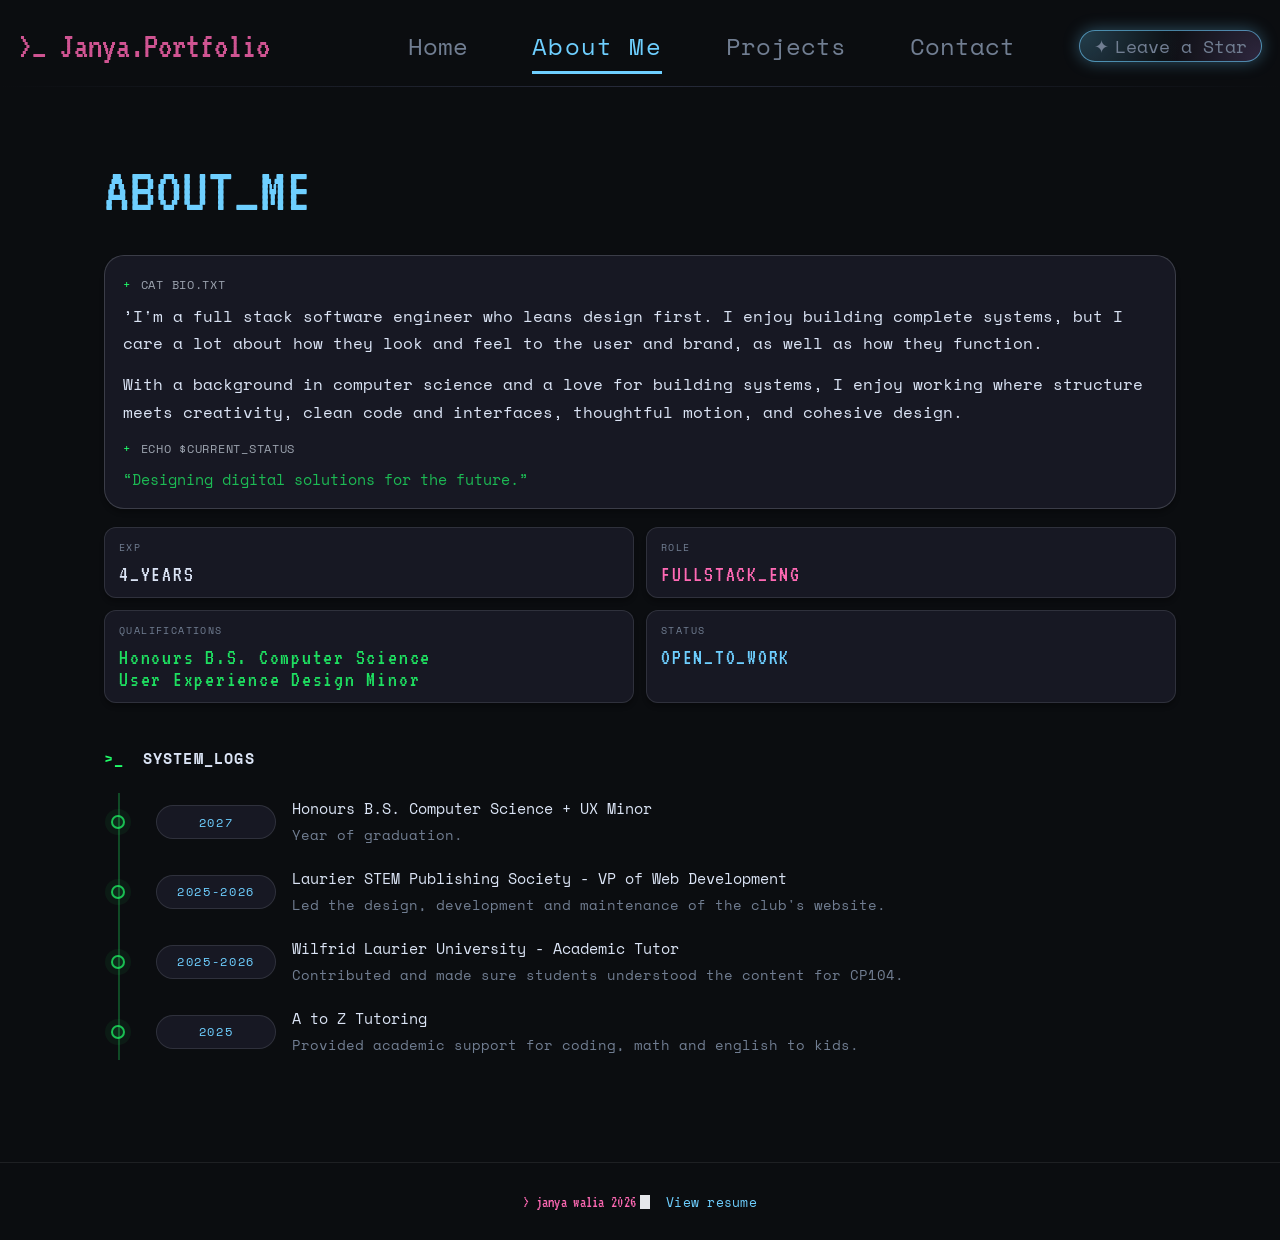
<file: about.html>
<!DOCTYPE html>
<html lang="en">
  <head>
    <meta charset="UTF-8" />
    <title>Janya.Portfolio – About Me</title>
    <meta name="viewport" content="width=device-width, initial-scale=1" />
    <link rel="stylesheet" href="./styles.css" />
    <link rel="preconnect" href="https://fonts.googleapis.com" />
    <link rel="preconnect" href="https://fonts.gstatic.com" crossorigin />
    <link
      href="https://fonts.googleapis.com/css2?family=VT323&family=Space+Mono:wght@400;500;700&display=swap"
      rel="stylesheet"
    />
  </head>
  <body>
    <div class="page">
      <header class="topbar">
        <div class="topbar-inner">
          <div class="topbar-logo">&gt;_ Janya.Portfolio</div>
          <nav class="topbar-nav">
            <a href="./home.html" class="topbar-link">Home</a>
            <a href="./about.html" class="topbar-link topbar-link--active"
              >About Me</a
            >
            <a href="./projects.html" class="topbar-link">Projects</a>
            <a href="./contact.html" class="topbar-link">Contact</a>
            <a href="./star.html" class="topbar-link topbar-link--star">
              <span class="topbar-star-icon">✦</span>
              <span>Leave a Star</span>
            </a>
          </nav>
        </div>
        <div class="topbar-underline"></div>
      </header>

      <main class="about-page">
        <section class="about-hero" aria-label="About header">
          <p class="projects-kicker about-kicker">ABOUT_ME</p>
        </section>

        <section class="about-top" aria-label="About overview">
          <div class="about-top-grid">
            <div class="about-terminal-card" aria-label="Bio terminal">
              <div class="about-terminal-line about-terminal-line--cmd">
                <span class="about-terminal-prompt">+</span>
                <span class="about-terminal-cmd">cat bio.txt</span>
              </div>
              <p class="about-terminal-paragraph">
                ’I'm a full stack software engineer who leans design first. I enjoy building
                complete systems, but I care a lot about how they look 
                and feel to the user and brand, as well as how they function.
              </p>
              <p class="about-terminal-paragraph">
                With a background in computer science and a love for building
                systems, I enjoy working where structure meets creativity, clean code and 
                interfaces, thoughtful motion, and cohesive design.
              </p>
              <div class="about-terminal-line about-terminal-line--cmd">
                <span class="about-terminal-prompt">+</span>
                <span class="about-terminal-cmd">echo $CURRENT_STATUS</span>
              </div>
              <p class="about-terminal-status">
                “Designing digital solutions for the future.”
              </p>
            </div>
          </div>

          <div class="about-stats" aria-label="Quick stats">
            <div class="about-stat">
              <p class="about-stat-label">EXP</p>
              <p class="about-stat-value">4_YEARS</p>
            </div>
            <div class="about-stat">
              <p class="about-stat-label">ROLE</p>
              <p class="about-stat-value about-stat-value--pink">FULLSTACK_ENG</p>
            </div>
            <div class="about-stat">
              <p class="about-stat-label">Qualifications</p>
              <p class="about-stat-value about-stat-value--green">Honours B.S. Computer Science</p>
              <p class="about-stat-value about-stat-value--green">User Experience Design Minor</p>
            </div>
            <div class="about-stat">
              <p class="about-stat-label">STATUS</p>
              <p class="about-stat-value about-stat-value--blue">OPEN_TO_WORK</p>
            </div>
          </div>
        </section>

        <section class="about-logs" aria-label="System logs">
          <h1 class="about-logs-title">
            <span class="about-logs-prompt">&gt;_</span> SYSTEM_LOGS
          </h1>

          <ol class="about-timeline" aria-label="Timeline">
            <li class="about-timeline-item">
              <div class="about-timeline-marker" aria-hidden="true"></div>
              <div class="about-timeline-year">2027</div>
              <div class="about-timeline-content">
                <p class="about-timeline-heading">Honours B.S. Computer Science + UX Minor</p>
                <p class="about-timeline-body">
                  Year of graduation.
                </p>
              </div>
            </li>

            <li class="about-timeline-item">
              <div class="about-timeline-marker" aria-hidden="true"></div>
              <div class="about-timeline-year">2025-2026</div>
              <div class="about-timeline-content">
                <p class="about-timeline-heading"> Laurier STEM Publishing Society - VP of Web Development</p>
                <p class="about-timeline-body">
                  Led the design, development and maintenance of the club's website.
                </p>
              </div>
            </li>

            <li class="about-timeline-item">
              <div class="about-timeline-marker" aria-hidden="true"></div>
              <div class="about-timeline-year">2025-2026</div>
              <div class="about-timeline-content">
                <p class="about-timeline-heading">Wilfrid Laurier University - Academic Tutor</p>
                <p class="about-timeline-body">
                  Contributed and made sure students understood the content for CP104.
                </p>
              </div>
            </li>

            <li class="about-timeline-item">
              <div class="about-timeline-marker" aria-hidden="true"></div>
              <div class="about-timeline-year">2025</div>
              <div class="about-timeline-content">
                <p class="about-timeline-heading">A to Z Tutoring</p>
                <p class="about-timeline-body">
                  Provided academic support for coding, math and english to kids.
                </p>
              </div>
            </li>
          </ol>
        </section>
      </main>

      <footer class="site-footer" aria-label="Footer">
        <div class="site-footer-inner">
          <p class="site-footer-text">
            <span class="site-footer-prompt">&gt; janya walia 2026</span
            ><span class="site-footer-cursor" aria-hidden="true"></span>
          </p>
          <p class="site-footer-text site-footer-resume">
            <a href="./Assets/Janya_Walia_Resume.pdf" target="_blank" rel="noopener noreferrer"
              >View resume</a
            >
          </p>
        </div>
      </footer>
    </div>

    <script>
      document.getElementById("year").textContent = new Date().getFullYear();
    </script>
  </body>
</html>
</file>
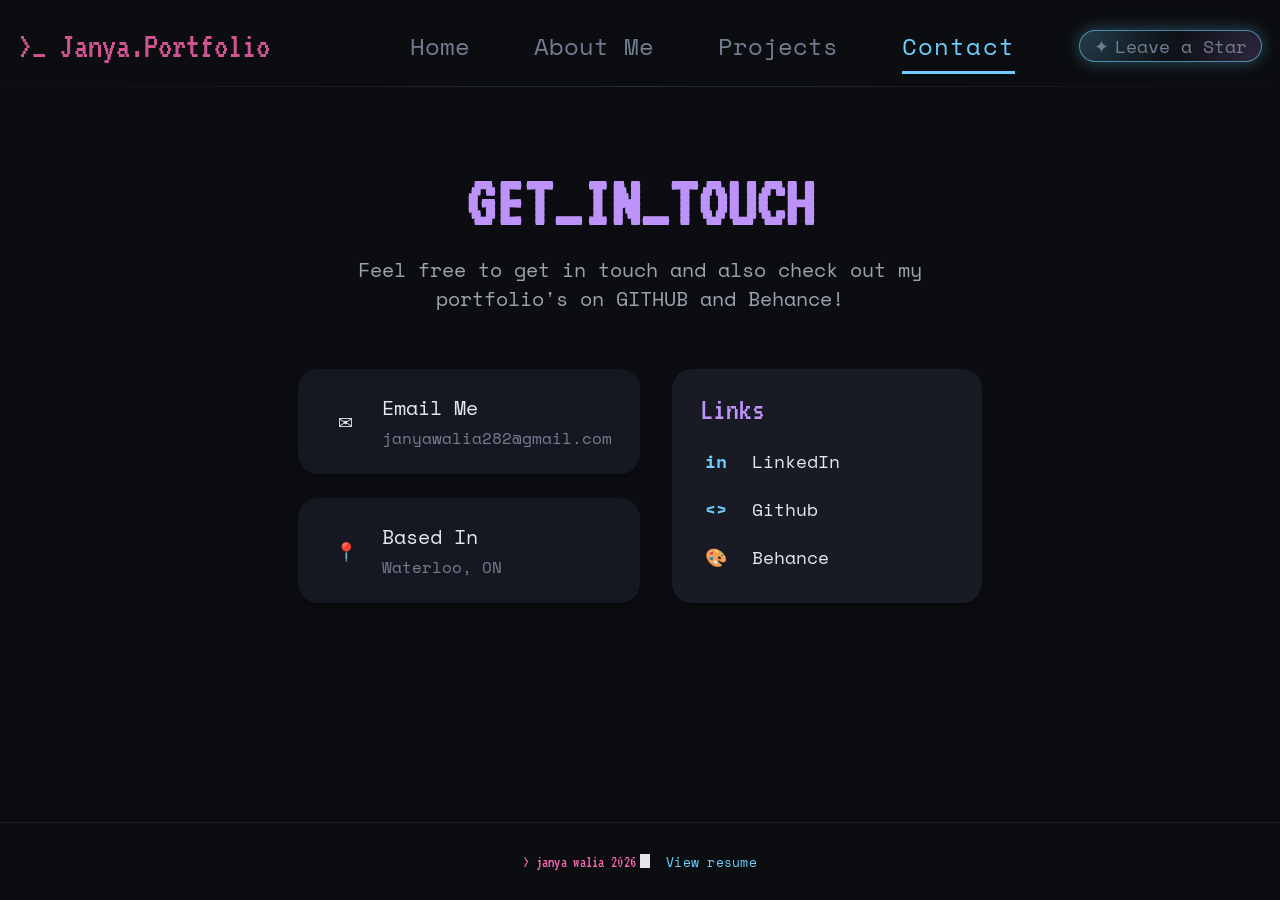
<file: contact.html>
<!DOCTYPE html>
<html lang="en">
  <head>
    <meta charset="UTF-8" />
    <title>Janya.Portfolio – Contact</title>
    <meta name="viewport" content="width=device-width, initial-scale=1" />
    <link rel="stylesheet" href="./styles.css" />
    <link rel="preconnect" href="https://fonts.googleapis.com" />
    <link rel="preconnect" href="https://fonts.gstatic.com" crossorigin />
    <link
      href="https://fonts.googleapis.com/css2?family=VT323&family=Space+Mono:wght@400;500;700&display=swap"
      rel="stylesheet"
    />
  </head>
  <body>
    <div class="page">
      <header class="topbar">
        <div class="topbar-inner">
          <div class="topbar-logo">&gt;_ Janya.Portfolio</div>
          <nav class="topbar-nav">
            <a href="./home.html" class="topbar-link">Home</a>
            <a href="./about.html" class="topbar-link">About Me</a>
            <a href="./projects.html" class="topbar-link">Projects</a>
            <a href="./contact.html" class="topbar-link topbar-link--active">Contact</a>
            <a href="./star.html" class="topbar-link topbar-link--star">
              <span class="topbar-star-icon">✦</span>
              <span>Leave a Star</span>
            </a>
          </nav>
        </div>
        <div class="topbar-underline"></div>
      </header>

      <main class="contact-page">
        <section class="contact-hero" aria-labelledby="contact-heading">
          <h1 id="contact-heading" class="contact-title">GET_IN_TOUCH</h1>
          <p class="contact-subtitle">
            Feel free to get in touch and also check out my portfolio&apos;s on
            GITHUB and Behance!
          </p>
        </section>

        <section class="contact-grid">
          <div class="contact-column">
            <article class="contact-card">
              <div class="contact-card-icon contact-card-icon--mail">
                <span class="icon-mail" aria-hidden="true"></span>
              </div>
              <div>
                <p class="contact-card-label">Email Me</p>
                <a
                  href="mailto:janyawalia282@gmail.com"
                  class="contact-card-value"
                >
                  janyawalia282@gmail.com
                </a>
              </div>
            </article>

            <article class="contact-card">
              <div class="contact-card-icon contact-card-icon--pin">
                <span class="icon-pin" aria-hidden="true"></span>
              </div>
              <div>
                <p class="contact-card-label">Based In</p>
                <p class="contact-card-value">Waterloo, ON</p>
              </div>
            </article>
          </div>

          <article class="contact-links-card">
            <p class="contact-links-title">Links</p>
            <ul class="contact-links-list">
              <li>
                <a
                  href="https://www.linkedin.com/in/janya-walia/"
                  target="_blank"
                  rel="noreferrer"
                  class="contact-link-row"
                >
                  <span class="contact-link-icon" aria-hidden="true">in</span>
                  <span>LinkedIn</span>
                </a>
              </li>
              <li>
                <a
                  href="https://github.com/Janya282"
                  target="_blank"
                  rel="noreferrer"
                  class="contact-link-row"
                >
                  <span class="contact-link-icon" aria-hidden="true"><></span>
                  <span>Github</span>
                </a>
              </li>
              <li>
                <a
                  href="https://www.behance.net/janyawalia565"
                  target="_blank"
                  rel="noreferrer"
                  class="contact-link-row"
                >
                  <span class="contact-link-icon" aria-hidden="true">🎨</span>
                  <span>Behance</span>
                </a>
              </li>
            </ul>
          </article>
        </section>
      </main>

      <footer class="site-footer" aria-label="Footer">
        <div class="site-footer-inner">
          <p class="site-footer-text">
            <span class="site-footer-prompt">&gt; janya walia 2026</span
            ><span class="site-footer-cursor" aria-hidden="true"></span>
          </p>
          <p class="site-footer-text site-footer-resume">
            <a href="./Assets/Janya_Walia_Resume.pdf" target="_blank" rel="noopener noreferrer"
              >View resume</a
            >
          </p>
        </div>
      </footer>
    </div>

    <script>
      document.getElementById("year").textContent = new Date().getFullYear();
    </script>
  </body>
</html>
</file>
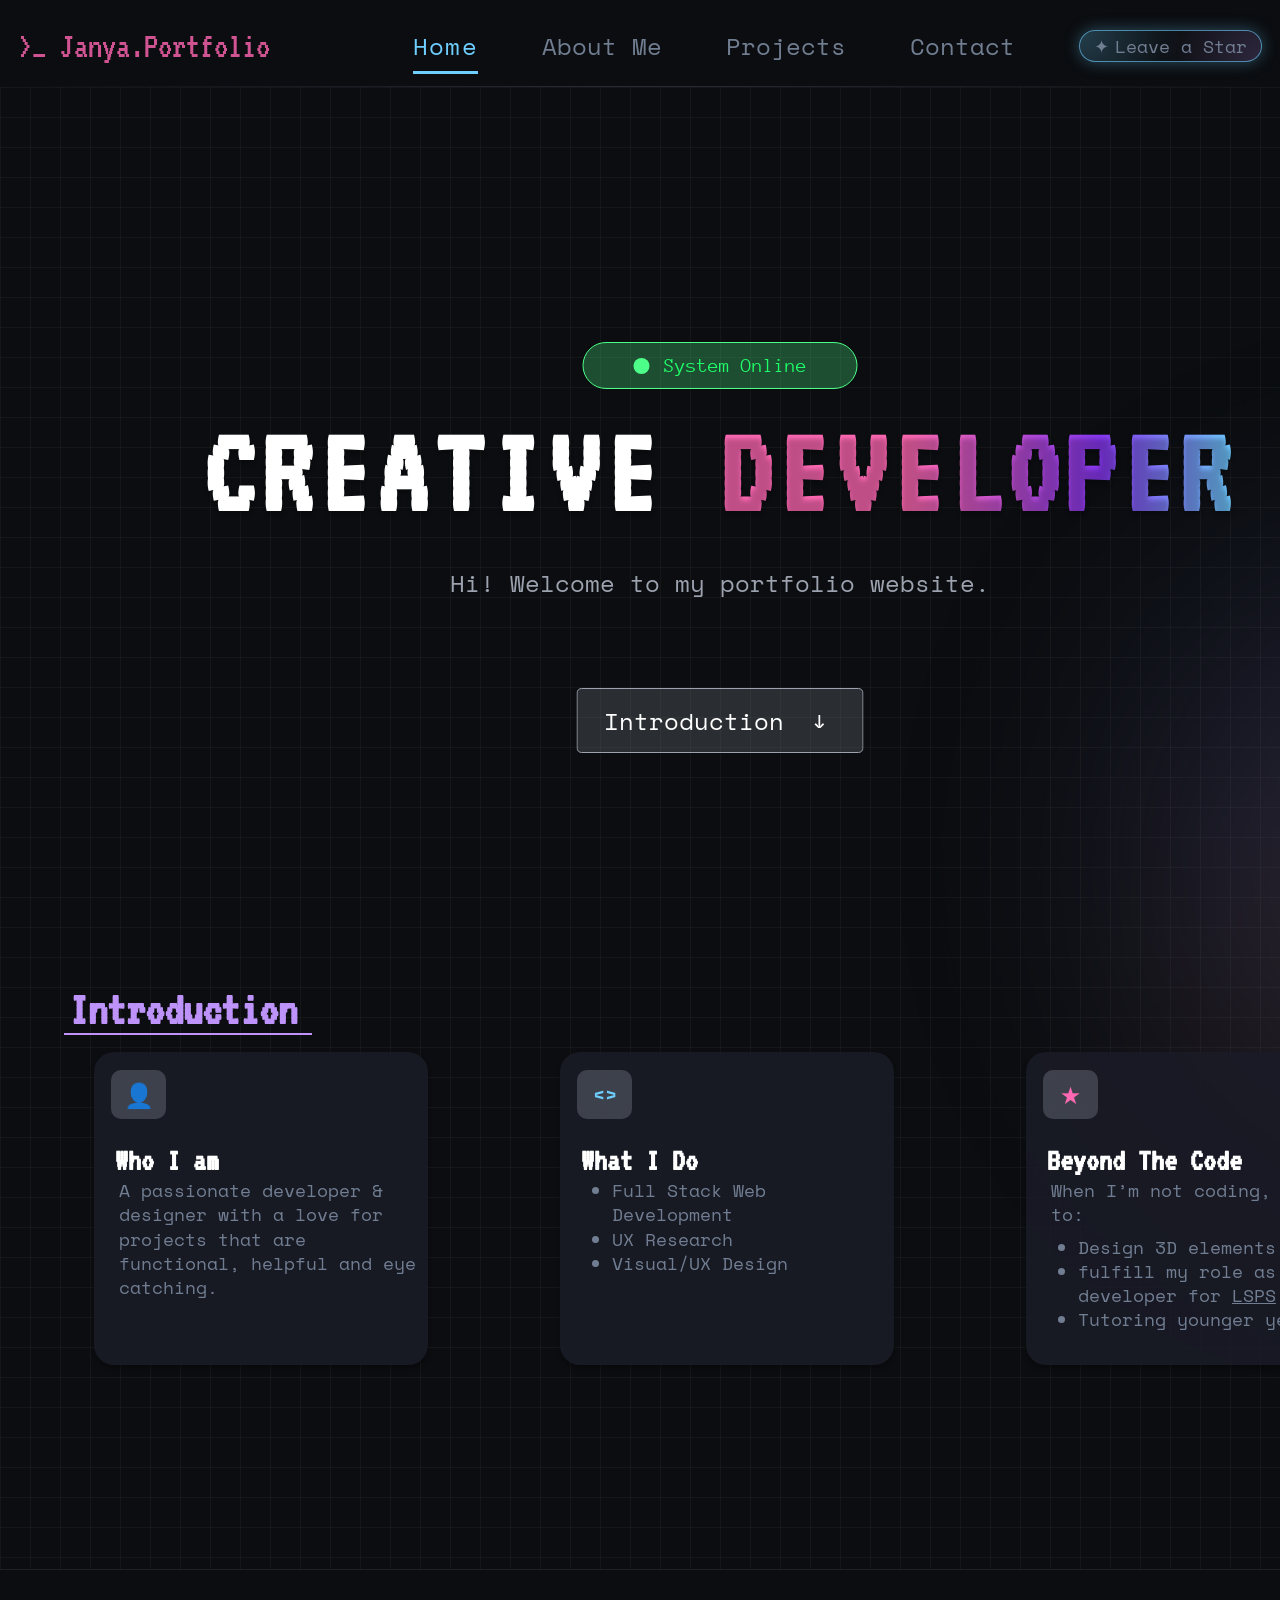
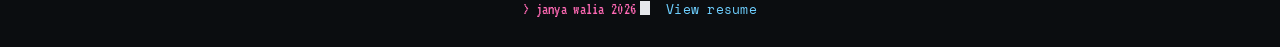
<file: home.html>
<!DOCTYPE html>
<html lang="en">
  <head>
    <meta charset="UTF-8" />
    <title>Janya.Portfolio – Home</title>
    <meta name="viewport" content="width=device-width, initial-scale=1" />
    <link rel="stylesheet" href="./styles.css" />
    <link rel="preconnect" href="https://fonts.googleapis.com" />
    <link rel="preconnect" href="https://fonts.gstatic.com" crossorigin />
    <link
      href="https://fonts.googleapis.com/css2?family=VT323&family=Space+Mono:wght@400;500;700&family=Anonymous+Pro:wght@400&display=swap"
      rel="stylesheet"
    />
  </head>
  <body>
    <div class="page home-figma">
      <header class="topbar" aria-label="Primary navigation">
        <div class="topbar-inner">
          <div class="topbar-logo">&gt;_ Janya.Portfolio</div>
          <nav class="topbar-nav">
            <a href="./home.html" class="topbar-link topbar-link--active">Home</a>
            <a href="./about.html" class="topbar-link">About Me</a>
            <a href="./projects.html" class="topbar-link">Projects</a>
            <a href="./contact.html" class="topbar-link">Contact</a>
            <a href="./star.html" class="topbar-link topbar-link--star">
              <span class="topbar-star-icon">✦</span>
              <span>Leave a Star</span>
            </a>
          </nav>
        </div>
        <div class="topbar-underline"></div>
      </header>

      <main class="home-canvas" aria-label="Homepage">
        <div class="home-grid" aria-hidden="true"></div>
        <img
          class="home-noise-image"
          src="./Assets/gradient.webp"
          alt=""
        />

        <section class="home-hero-absolute" aria-label="Hero">
          <div class="home-system-online">
            <span class="home-system-dot" aria-hidden="true"></span>
            <span class="home-system-text">System Online</span>
          </div>

          <h1 class="home-creative-developer">
            <span class="home-creative-developer--white">CREATIVE </span>
            <span class="home-creative-developer--gradient">DEVELOPER</span>
          </h1>

          <p class="home-welcome">Hi! Welcome to my portfolio website.</p>

          <a class="home-intro-button" href="#introduction">
            <span>Introduction</span>
            <span class="home-intro-arrow" aria-hidden="true">↓</span>
          </a>
        </section>

        <section
          id="introduction"
          class="home-introduction"
          aria-label="Introduction"
        >
          <h2 class="home-introduction-title">Introduction</h2>
          <div class="home-introduction-underline" aria-hidden="true"></div>

          <div class="home-intro-cards">
            <article class="home-intro-card home-intro-card--who">
              <div class="home-intro-card-icon">
                <div class="home-intro-card-icon-bg"></div>
                <span class="home-intro-card-icon-img icon-user" aria-hidden="true"></span>
              </div>
              <h3 class="home-intro-card-title">Who I am</h3>
              <div class="home-intro-card-body">
                A passionate developer &amp; designer with a love for projects
                that are functional, helpful and eye catching.
              </div>
            </article>

            <article class="home-intro-card home-intro-card--what">
              <div class="home-intro-card-icon">
                <div class="home-intro-card-icon-bg"></div>
                <span class="home-intro-card-icon-img icon-code" aria-hidden="true"></span>
              </div>
              <h3 class="home-intro-card-title">What I Do</h3>
              <div class="home-intro-card-body">
                <ul class="home-intro-card-list">
                  <li>Full Stack Web Development</li>
                  <li>UX Research</li>
                  <li>Visual/UX Design</li>
                </ul>
              </div>
            </article>

            <article class="home-intro-card home-intro-card--beyond">
              <div class="home-intro-card-icon">
                <div class="home-intro-card-icon-bg"></div>
                <span class="home-intro-card-icon-img icon-star" aria-hidden="true"></span>
              </div>
              <h3 class="home-intro-card-title">Beyond The Code</h3>
              <div class="home-intro-card-body">
                <p class="home-intro-card-body-line">
                  When I’m not coding, I like to:
                </p>
                <ul class="home-intro-card-list">
                  <li>Design 3D elements</li>
                  <li>
                    fulfill my role as a web developer for
                    <a
                      class="home-inline-link"
                      href="https://laurierstempublishingsociety.github.io/"
                      target="_blank"
                      rel="noreferrer"
                      >LSPS</a
                    >
                  </li>
                  <li>Tutoring younger years</li>
                </ul>
              </div>
            </article>
          </div>
        </section>
      </main>

      <footer class="site-footer" aria-label="Footer">
        <div class="site-footer-inner">
          <p class="site-footer-text">
            <span class="site-footer-prompt">&gt; janya walia 2026</span
            ><span class="site-footer-cursor" aria-hidden="true"></span>
          </p>
          <p class="site-footer-text site-footer-resume">
            <a href="./Assets/Janya_Walia_Resume.pdf" target="_blank" rel="noopener noreferrer"
              >View resume</a
            >
          </p>
        </div>
      </footer>
    </div>

    <script>
      document.getElementById("year").textContent = new Date().getFullYear();

      const introBtn = document.querySelector(".home-intro-button");
      introBtn?.addEventListener("click", (e) => {
        e.preventDefault();
        const target = document.getElementById("introduction");
        if (!target) return;

        const prefersReduced = window.matchMedia?.(
          "(prefers-reduced-motion: reduce)"
        )?.matches;

        target.scrollIntoView({
          behavior: prefersReduced ? "auto" : "smooth",
          block: "start"
        });
      });
    </script>
  </body>
</html>
</file>
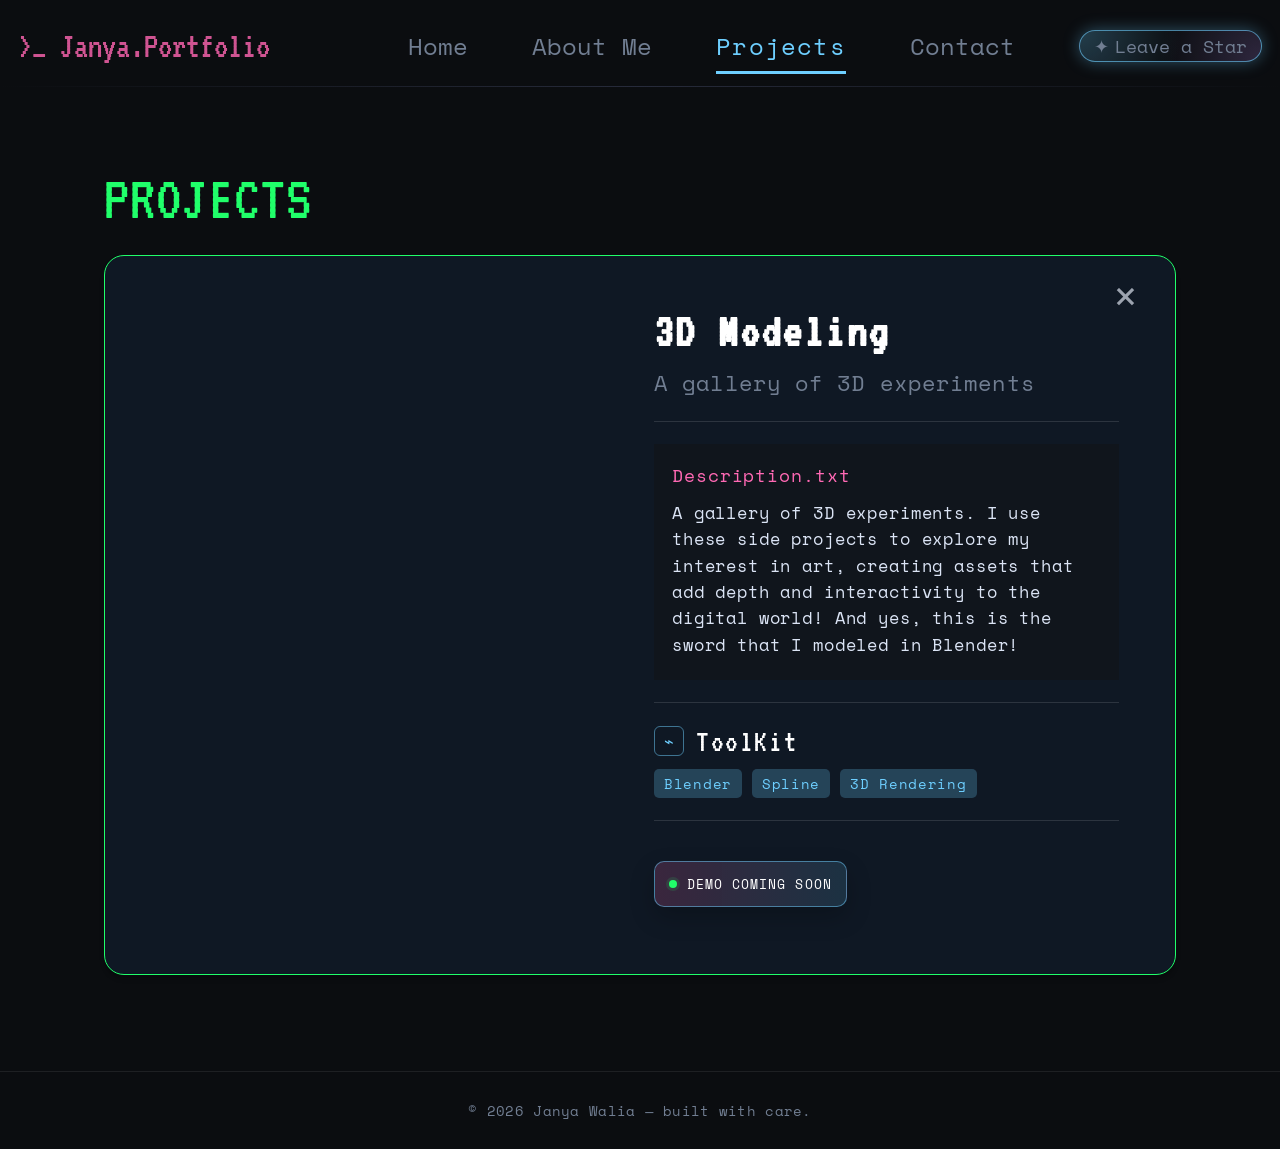
<file: project-3d-modeling.html>
<!DOCTYPE html>
<html lang="en">
  <head>
    <meta charset="UTF-8" />
    <title>Janya.Portfolio – 3D Modeling</title>
    <meta name="viewport" content="width=device-width, initial-scale=1" />
    <link rel="stylesheet" href="./styles.css" />
    <link rel="preconnect" href="https://fonts.googleapis.com" />
    <link rel="preconnect" href="https://fonts.gstatic.com" crossorigin />
    <link
      href="https://fonts.googleapis.com/css2?family=VT323&family=Space+Mono:wght@400;500;700&display=swap"
      rel="stylesheet"
    />
  </head>
  <body>
    <div class="page">
      <header class="topbar">
        <div class="topbar-inner">
          <div class="topbar-logo">&gt;_ Janya.Portfolio</div>
          <nav class="topbar-nav">
            <a href="./home.html" class="topbar-link">Home</a>
            <a href="./about.html" class="topbar-link">About Me</a>
            <a href="./projects.html" class="topbar-link topbar-link--active"
              >Projects</a
            >
            <a href="./contact.html" class="topbar-link">Contact</a>
            <a href="./star.html" class="topbar-link topbar-link--star">
              <span class="topbar-star-icon">✦</span>
              <span>Leave a Star</span>
            </a>
          </nav>
        </div>
        <div class="topbar-underline"></div>
      </header>

      <main class="project-detail-page">
        <p class="projects-kicker">PROJECTS</p>

        <section class="project-detail-shell" aria-label="3D Modeling detail">
          <div class="project-detail-left">
            <video
              src="./Assets/sword-animated.mp4"
              class="project-detail-image"
              autoplay
              loop
              muted
              playsinline
              preload="metadata"
            />
          </div>

          <div class="project-detail-right">
            <a class="project-detail-close" href="./projects.html" aria-label="Close">
              ×
            </a>

            <h1 class="project-detail-title">3D Modeling</h1>
            <p class="project-detail-subtitle">A gallery of 3D experiments</p>

            <div class="project-detail-rule"></div>

            <div class="project-detail-desc">
              <p class="project-detail-desc-title">Description.txt</p>
              <p class="project-detail-desc-body">
                A gallery of 3D experiments. I use these side projects to
                explore my interest in art, creating assets that add depth and
                interactivity to the digital world! And yes, this is the sword that I modeled in Blender!
              </p>
            </div>

            <div class="project-detail-rule"></div>

            <div class="project-detail-toolkit">
              <div class="project-detail-toolkit-row">
                <span class="project-detail-toolkit-icon" aria-hidden="true">⌁</span>
                <span class="project-detail-toolkit-label">ToolKit</span>
              </div>
              <div class="project-detail-tags">
                <span class="project-detail-tag">Blender</span>
                <span class="project-detail-tag">Spline</span>
                <span class="project-detail-tag">3D Rendering</span>
              </div>
            </div>

            <div class="project-detail-rule"></div>

            <div class="project-detail-actions">
              <a
                class="fun-button"
                href="#"
                target="_blank"
                rel="noopener noreferrer"
                aria-label="Demo coming soon"
              >
                <span class="fun-button-dot" aria-hidden="true"></span>
                <span>Demo coming soon</span>
              </a>
            </div>
          </div>
        </section>
      </main>

      <footer class="site-footer" aria-label="Footer">
        <div class="site-footer-inner">
          <p class="site-footer-text">
            © <span id="year"></span> Janya Walia <span class="site-footer-note">— built with care.</span>
          </p>
        </div>
      </footer>
    </div>

    <script>
      document.getElementById("year").textContent = new Date().getFullYear();
    </script>
  </body>
</html>
</file>
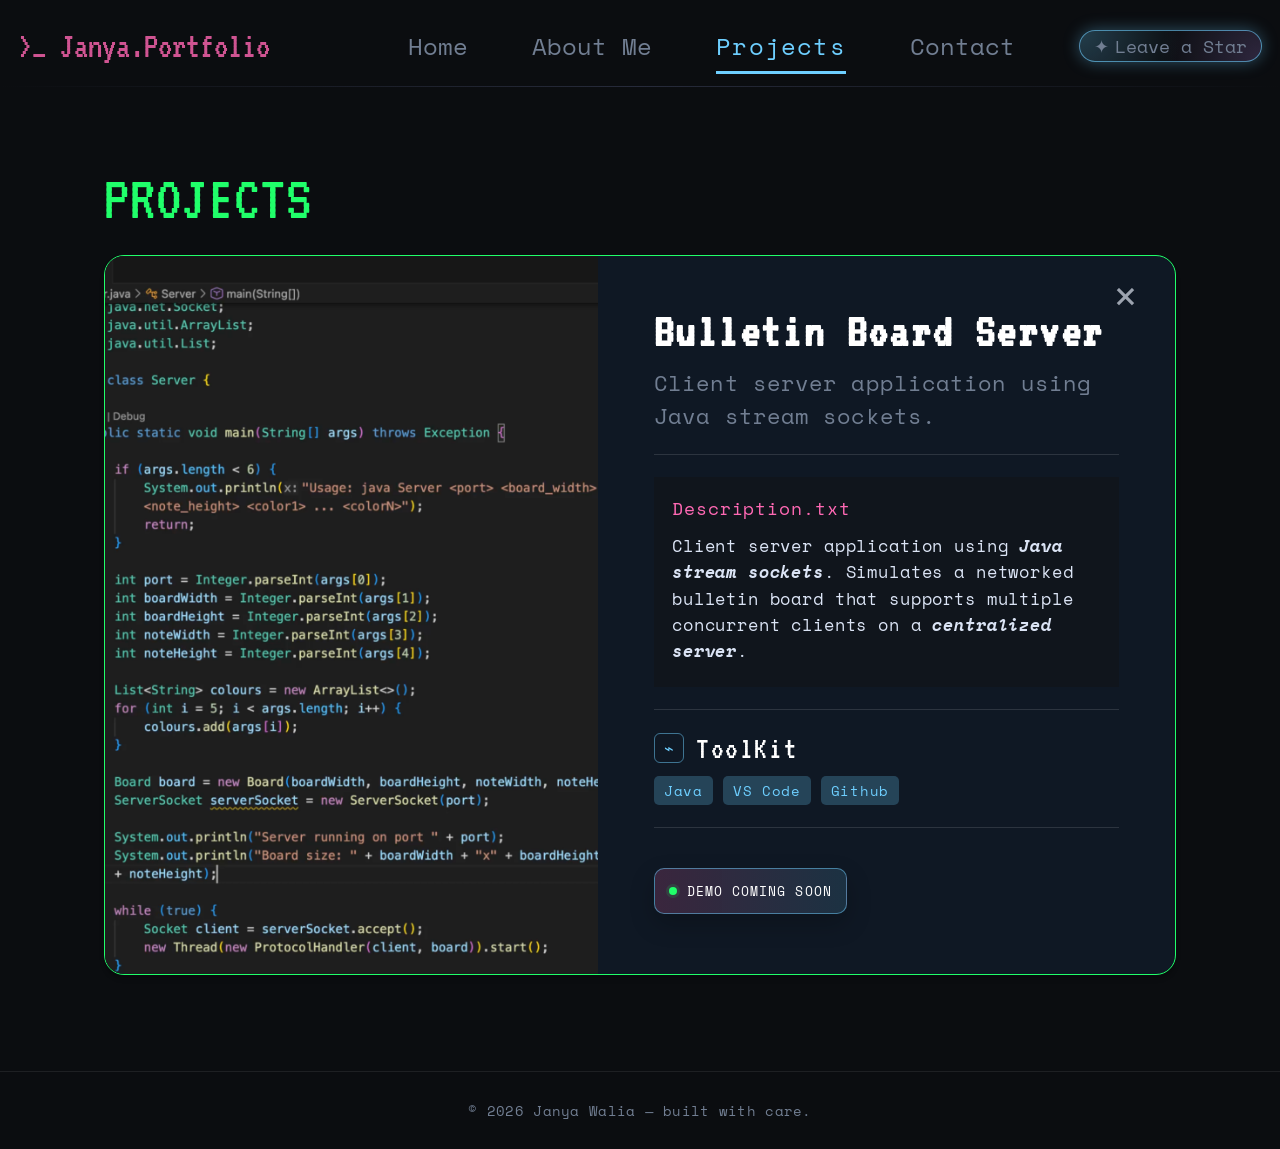
<file: project-bulletin.html>
<!DOCTYPE html>
<html lang="en">
  <head>
    <meta charset="UTF-8" />
    <title>Janya.Portfolio – Bulletin Board Server</title>
    <meta name="viewport" content="width=device-width, initial-scale=1" />
    <link rel="stylesheet" href="./styles.css" />
    <link rel="preconnect" href="https://fonts.googleapis.com" />
    <link rel="preconnect" href="https://fonts.gstatic.com" crossorigin />
    <link
      href="https://fonts.googleapis.com/css2?family=VT323&family=Space+Mono:wght@400;500;700&display=swap"
      rel="stylesheet"
    />
  </head>
  <body>
    <div class="page">
      <header class="topbar">
        <div class="topbar-inner">
          <div class="topbar-logo">&gt;_ Janya.Portfolio</div>
          <nav class="topbar-nav">
            <a href="./home.html" class="topbar-link">Home</a>
            <a href="./about.html" class="topbar-link">About Me</a>
            <a href="./projects.html" class="topbar-link topbar-link--active"
              >Projects</a
            >
            <a href="./contact.html" class="topbar-link">Contact</a>
            <a href="./star.html" class="topbar-link topbar-link--star">
              <span class="topbar-star-icon">✦</span>
              <span>Leave a Star</span>
            </a>
          </nav>
        </div>
        <div class="topbar-underline"></div>
      </header>

      <main class="project-detail-page">
        <p class="projects-kicker">PROJECTS</p>

        <section
          class="project-detail-shell"
          aria-label="Bulletin Board Server detail"
        >
          <div class="project-detail-left">
            <img
              src="Assets/server2.png"
              alt=""
              class="project-detail-image"
            />
          </div>

          <div class="project-detail-right">
            <a class="project-detail-close" href="./projects.html" aria-label="Close">
              ×
            </a>

            <h1 class="project-detail-title">Bulletin Board Server</h1>
            <p class="project-detail-subtitle">
              Client server application using Java stream sockets.
            </p>

            <div class="project-detail-rule"></div>

            <div class="project-detail-desc">
              <p class="project-detail-desc-title">Description.txt</p>
              <p class="project-detail-desc-body">
                Client server application using <em>Java stream sockets</em>.
                Simulates a networked bulletin board that supports multiple
                concurrent clients on a <em>centralized server</em>.
              </p>
            </div>

            <div class="project-detail-rule"></div>

            <div class="project-detail-toolkit">
              <div class="project-detail-toolkit-row">
                <span class="project-detail-toolkit-icon" aria-hidden="true">⌁</span>
                <span class="project-detail-toolkit-label">ToolKit</span>
              </div>
              <div class="project-detail-tags">
                <span class="project-detail-tag">Java</span>
                <span class="project-detail-tag">VS Code</span>
                <span class="project-detail-tag">Github</span>
              </div>
            </div>

            <div class="project-detail-rule"></div>

            <div class="project-detail-actions">
              <a
                class="fun-button"
                href="#"
                target="_blank"
                rel="noopener noreferrer"
                aria-label="Demo coming soon"
              >
                <span class="fun-button-dot" aria-hidden="true"></span>
                <span>Demo coming soon</span>
              </a>
            </div>
          </div>
        </section>
      </main>

      <footer class="site-footer" aria-label="Footer">
        <div class="site-footer-inner">
          <p class="site-footer-text">
            © <span id="year"></span> Janya Walia <span class="site-footer-note">— built with care.</span>
          </p>
        </div>
      </footer>
    </div>

    <script>
      document.getElementById("year").textContent = new Date().getFullYear();
    </script>
  </body>
</html>
</file>
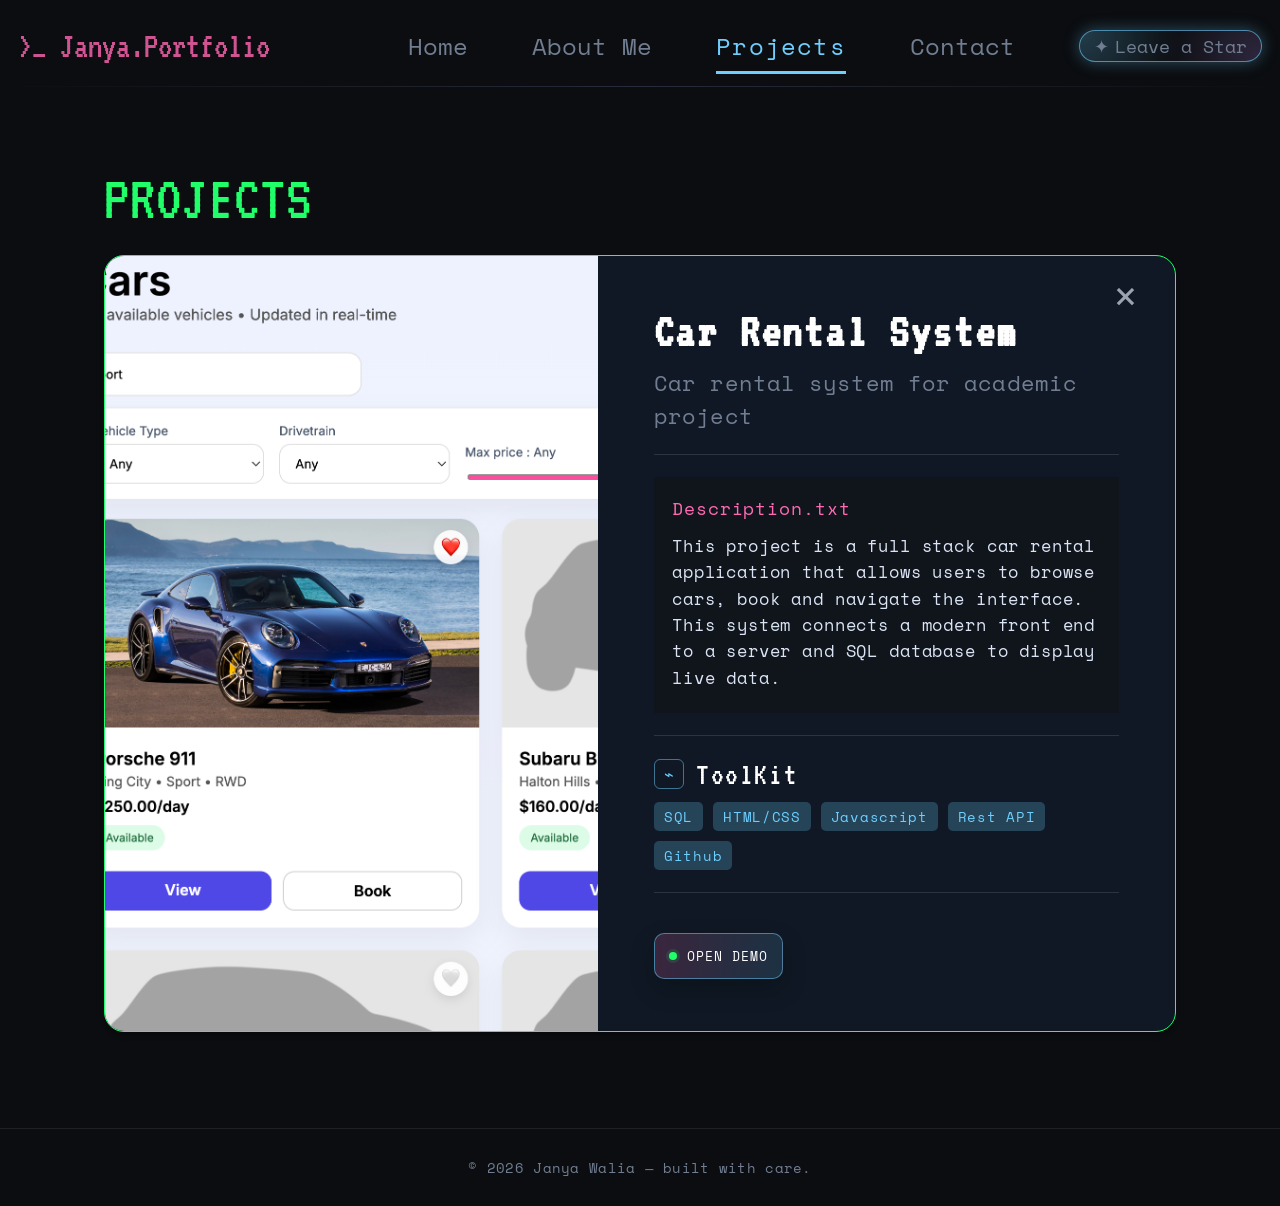
<file: project-car-rental.html>
<!DOCTYPE html>
<html lang="en">
  <head>
    <meta charset="UTF-8" />
    <title>Janya.Portfolio – Car Rental System</title>
    <meta name="viewport" content="width=device-width, initial-scale=1" />
    <link rel="stylesheet" href="./styles.css" />
    <link rel="preconnect" href="https://fonts.googleapis.com" />
    <link rel="preconnect" href="https://fonts.gstatic.com" crossorigin />
    <link
      href="https://fonts.googleapis.com/css2?family=VT323&family=Space+Mono:wght@400;500;700&display=swap"
      rel="stylesheet"
    />
  </head>
  <body>
    <div class="page">
      <header class="topbar">
        <div class="topbar-inner">
          <div class="topbar-logo">&gt;_ Janya.Portfolio</div>
          <nav class="topbar-nav">
            <a href="./home.html" class="topbar-link">Home</a>
            <a href="./about.html" class="topbar-link">About Me</a>
            <a href="./projects.html" class="topbar-link topbar-link--active"
              >Projects</a
            >
            <a href="./contact.html" class="topbar-link">Contact</a>
            <a href="./star.html" class="topbar-link topbar-link--star">
              <span class="topbar-star-icon">✦</span>
              <span>Leave a Star</span>
            </a>
          </nav>
        </div>
        <div class="topbar-underline"></div>
      </header>

      <main class="project-detail-page">
        <p class="projects-kicker">PROJECTS</p>

        <section class="project-detail-shell" aria-label="Car Rental detail">
          <div class="project-detail-left">
            <img
              src="./Assets/cars2.png"
              alt=""
              class="project-detail-image project-detail-image--cars"
            />
          </div>

          <div class="project-detail-right">
            <a class="project-detail-close" href="./projects.html" aria-label="Close">
              ×
            </a>

            <h1 class="project-detail-title">Car Rental System</h1>
            <p class="project-detail-subtitle">
              Car rental system for academic project
            </p>

            <div class="project-detail-rule"></div>

            <div class="project-detail-desc">
              <p class="project-detail-desc-title">Description.txt</p>
              <p class="project-detail-desc-body">
                This project is a full stack car rental application that allows
                users to browse cars, book and navigate the interface. This
                system connects a modern front end to a server and SQL database
                to display live data.
              </p>
            </div>

            <div class="project-detail-rule"></div>

            <div class="project-detail-toolkit">
              <div class="project-detail-toolkit-row">
                <span class="project-detail-toolkit-icon" aria-hidden="true">⌁</span>
                <span class="project-detail-toolkit-label">ToolKit</span>
              </div>
              <div class="project-detail-tags">
                <span class="project-detail-tag">SQL</span>
                <span class="project-detail-tag">HTML/CSS</span>
                <span class="project-detail-tag">Javascript</span>
                <span class="project-detail-tag">Rest API</span>
                <span class="project-detail-tag">Github</span>
              </div>
            </div>

            <div class="project-detail-rule"></div>

            <div class="project-detail-actions">
              <a
                class="fun-button"
                href="https://cp317-group8.github.io/client-side/"
                target="_blank"
                rel="noopener noreferrer"
                aria-label="Open car rental demo"
              >
                <span class="fun-button-dot" aria-hidden="true"></span>
                <span>Open demo</span>
              </a>
            </div>
          </div>
        </section>
      </main>

      <footer class="site-footer" aria-label="Footer">
        <div class="site-footer-inner">
          <p class="site-footer-text">
            © <span id="year"></span> Janya Walia <span class="site-footer-note">— built with care.</span>
          </p>
        </div>
      </footer>
    </div>

    <script>
      document.getElementById("year").textContent = new Date().getFullYear();
    </script>
  </body>
</html>
</file>
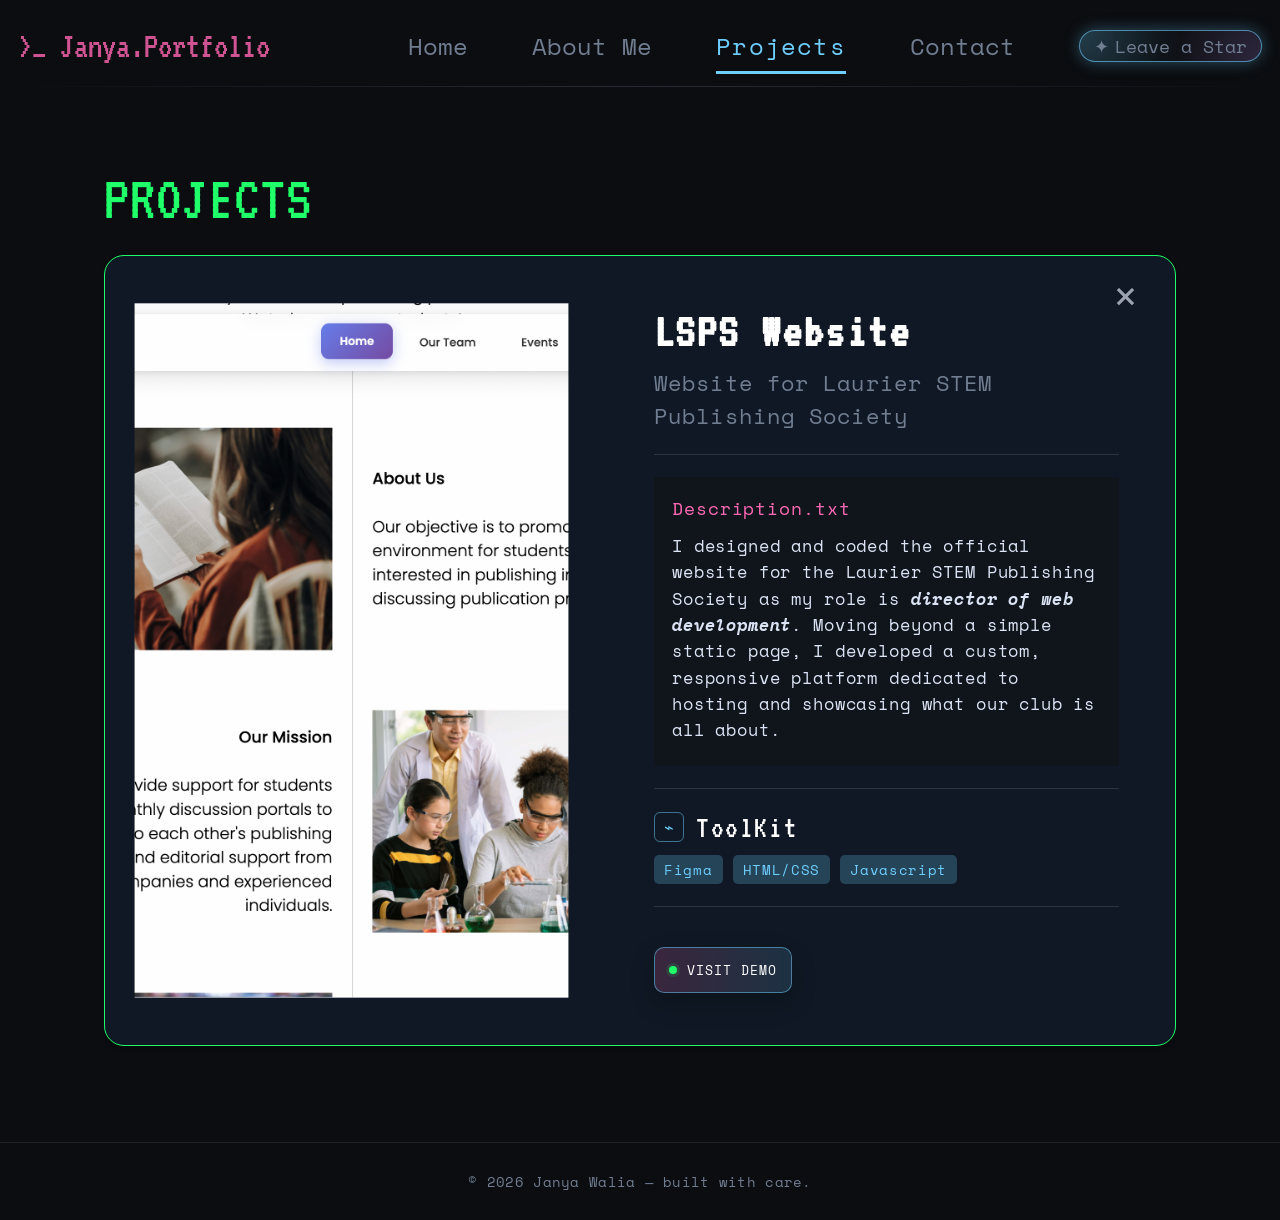
<file: project-lsps.html>
<!DOCTYPE html>
<html lang="en">
  <head>
    <meta charset="UTF-8" />
    <title>Janya.Portfolio – LSPS Website</title>
    <meta name="viewport" content="width=device-width, initial-scale=1" />
    <link rel="stylesheet" href="./styles.css" />
    <link rel="preconnect" href="https://fonts.googleapis.com" />
    <link rel="preconnect" href="https://fonts.gstatic.com" crossorigin />
    <link
      href="https://fonts.googleapis.com/css2?family=VT323&family=Space+Mono:wght@400;500;700&display=swap"
      rel="stylesheet"
    />
  </head>
  <body>
    <div class="page">
      <header class="topbar">
        <div class="topbar-inner">
          <div class="topbar-logo">&gt;_ Janya.Portfolio</div>
          <nav class="topbar-nav">
            <a href="./home.html" class="topbar-link">Home</a>
            <a href="./about.html" class="topbar-link">About Me</a>
            <a href="./projects.html" class="topbar-link topbar-link--active"
              >Projects</a
            >
            <a href="./contact.html" class="topbar-link">Contact</a>
            <a href="./star.html" class="topbar-link topbar-link--star">
              <span class="topbar-star-icon">✦</span>
              <span>Leave a Star</span>
            </a>
          </nav>
        </div>
        <div class="topbar-underline"></div>
      </header>

      <main class="project-detail-page">
        <p class="projects-kicker">PROJECTS</p>

        <section class="project-detail-shell" aria-label="LSPS Website detail">
          <div class="project-detail-left">
            <img
              src="./Assets/lsps2.png"
              alt=""
              class="project-detail-image project-detail-image--lsps"
            />
          </div>

          <div class="project-detail-right">
            <a class="project-detail-close" href="./projects.html" aria-label="Close">
              ×
            </a>

            <h1 class="project-detail-title">LSPS Website</h1>
            <p class="project-detail-subtitle">
              Website for Laurier STEM Publishing Society
            </p>

            <div class="project-detail-rule"></div>

            <div class="project-detail-desc">
              <p class="project-detail-desc-title">Description.txt</p>
              <p class="project-detail-desc-body">
                I designed and coded the official website for the Laurier STEM
                Publishing Society as my role is
                <em>director of web development</em>. Moving beyond a simple
                static page, I developed a custom, responsive platform dedicated
                to hosting and showcasing what our club is all about.
              </p>
            </div>

            <div class="project-detail-rule"></div>

            <div class="project-detail-toolkit">
              <div class="project-detail-toolkit-row">
                <span class="project-detail-toolkit-icon" aria-hidden="true">⌁</span>
                <span class="project-detail-toolkit-label">ToolKit</span>
              </div>
              <div class="project-detail-tags">
                <span class="project-detail-tag">Figma</span>
                <span class="project-detail-tag">HTML/CSS</span>
                <span class="project-detail-tag">Javascript</span>
              </div>
            </div>

            <div class="project-detail-rule"></div>

            <div class="project-detail-actions">
              <a
                class="fun-button"
                href="https://laurierstempublishingsociety.github.io/"
                target="_blank"
                rel="noopener noreferrer"
                aria-label="Open LSPS demo"
              >
                <span class="fun-button-dot" aria-hidden="true"></span>
                <span>Visit demo</span>
              </a>
            </div>
          </div>
        </section>
      </main>

      <footer class="site-footer" aria-label="Footer">
        <div class="site-footer-inner">
          <p class="site-footer-text">
            © <span id="year"></span> Janya Walia <span class="site-footer-note">— built with care.</span>
          </p>
        </div>
      </footer>
    </div>

    <script>
      document.getElementById("year").textContent = new Date().getFullYear();
    </script>
  </body>
</html>
</file>
<file: styles.css>
:root {
  --bg-page: #0b0d10;
  --bg-panel: #161821;
  --bg-panel-soft: #181b24;
  --accent-pink: #ff69b4;
  --accent-purple: #bd93f9;
  --accent-blue: #6ecfff;
  --text-main: #e5e7eb;
  --text-soft: #9ca3af;
  --text-muted: #717e92;
  --radius-card: 20px;
}

*,
*::before,
*::after {
  box-sizing: border-box;
}

html,
body {
  margin: 0;
  padding: 0;
}

body {
  min-height: 100vh;
  font-family: "Space Mono", system-ui, -apple-system, BlinkMacSystemFont,
    "SF Pro Text", monospace;
  background-color: var(--bg-page);
  color: var(--text-main);
  overflow-x: hidden;
}

.page {
  min-height: 100vh;
  display: flex;
  flex-direction: column;
}

.site-footer {
  margin-top: auto;
  border-top: 1px solid rgba(255, 255, 255, 0.08);
  padding: 28px 24px;
}

.site-footer-inner {
  max-width: 1120px;
  margin: 0 auto;
  display: flex;
  align-items: center;
  justify-content: center;
  gap: 16px;
  flex-wrap: wrap;
  text-align: center;
}

.site-footer-text {
  margin: 0;
  font-size: 14px;
  color: var(--text-muted);
  letter-spacing: 0.02em;
}

.site-footer-resume {
  font-size: 13px;
}

.site-footer-resume a {
  color: var(--accent-blue);
  text-decoration: none;
}

.site-footer-resume a:hover {
  text-decoration: underline;
}

.site-footer-prompt {
  font-family: "VT323", monospace;
  font-size: 16px;
  color: #ff69b4;
}

.site-footer-cursor {
  display: inline-block;
  width: 10px;
  height: 1em;
  margin-left: 4px;
  vertical-align: -0.1em;
  background-color: #e5e7eb;
  animation: footer-cursor-blink 1s steps(2, start) infinite;
}

@keyframes footer-cursor-blink {
  0%,
  49% {
    opacity: 1;
  }
  50%,
  100% {
    opacity: 0;
  }
}

.topbar {
  position: sticky;
  top: 0;
  z-index: 20;
  background-color: var(--bg-page);
}

.topbar-inner {
  max-width: 1440px;
  margin: 0 auto;
  padding: 28px 18px 22px;
  display: flex;
  align-items: center;
  justify-content: space-between;
}

.topbar-logo {
  font-family: "VT323", monospace;
  font-size: 36px;
  line-height: 1;
  color: #d05492;
}

.topbar-nav {
  display: flex;
  gap: 64px;
  align-items: center;
}

.topbar-link {
  background: none;
  border: none;
  padding: 0;
  font: inherit;
  font-size: 24px;
  line-height: 1;
  color: var(--text-muted);
  cursor: pointer;
  text-decoration: none;
  position: relative;
}

.topbar-link--star {
  padding: 6px 14px;
  border-radius: 999px;
  border: 1px solid rgba(110, 207, 255, 0.6);
  background: radial-gradient(circle at 0 0, rgba(110, 207, 255, 0.25), transparent 55%),
    radial-gradient(circle at 100% 100%, rgba(189, 147, 249, 0.2), transparent 55%);
  box-shadow: 0 0 16px rgba(110, 207, 255, 0.35);
  font-size: 18px;
  display: inline-flex;
  align-items: center;
  gap: 6px;
  animation: star-nav-pulse 2.6s ease-in-out infinite;
}

.topbar-link--star .topbar-star-icon {
  font-size: 18px;
}

.topbar-link--active {
  color: var(--accent-blue);
  letter-spacing: 1.2px;
}

.topbar-link:visited {
  color: var(--text-muted);
}

.topbar-link--active:visited {
  color: var(--accent-blue);
}

.topbar-link--active::after {
  content: "";
  position: absolute;
  left: 0;
  right: 0;
  height: 3px;
  bottom: -16px;
  background: var(--accent-blue);
}

.topbar-link--star.topbar-link--active {
  border-color: #ffffff;
  box-shadow: 0 0 22px rgba(255, 255, 255, 0.4);
}

.topbar-link--star.topbar-link--active::after {
  display: none;
}

.topbar-underline {
  max-width: 1440px;
  height: 1px;
  margin: 0 auto;
  background: linear-gradient(to right, transparent, #272b3b, transparent);
}

.contact-page {
  max-width: 1120px;
  margin: 80px auto 96px;
  padding: 0 24px;
}

.contact-hero {
  text-align: center;
  margin-bottom: 56px;
}

.contact-title {
  font-family: "VT323", monospace;
  font-size: 72px;
  margin: 0 0 16px;
  color: var(--accent-purple);
}

.contact-subtitle {
  max-width: 660px;
  margin: 0 auto;
  font-size: 20px;
  color: var(--text-soft);
}

.contact-grid {
  display: grid;
  grid-template-columns: minmax(0, 1.1fr) minmax(0, 1fr);
  gap: 32px;
}

.contact-column {
  display: flex;
  flex-direction: column;
  gap: 24px;
}

.contact-card {
  display: flex;
  align-items: center;
  gap: 16px;
  padding: 24px 28px;
  border-radius: var(--radius-card);
  background-color: var(--bg-panel);
  box-shadow: 0 4px 4px rgba(0, 0, 0, 0.25);
}

.contact-card-icon {
  width: 40px;
  height: 40px;
  border-radius: 12px;
  display: flex;
  align-items: center;
  justify-content: center;
}

.icon-mail,
.icon-pin {
  display: flex;
  align-items: center;
  justify-content: center;
  width: 32px;
  height: 32px;
  border-radius: 6px;
  font-size: 18px;
  font-weight: 500;
  color: var(--text-main);
}

.icon-mail::before {
  content: "✉";
}

.icon-pin::before {
  content: "📍";
}

.contact-card-label {
  margin: 0 0 4px;
  font-size: 20px;
  color: var(--text-main);
}

.contact-card-value {
  margin: 0;
  font-size: 16px;
  color: var(--text-muted);
  text-decoration: none;
}

.contact-card-value:hover {
  text-decoration: underline;
}

.contact-links-card {
  padding: 24px 28px;
  border-radius: var(--radius-card);
  background-color: var(--bg-panel-soft);
  box-shadow: 0 4px 4px rgba(0, 0, 0, 0.25);
}

.contact-links-title {
  font-family: "VT323", monospace;
  font-size: 32px;
  color: var(--accent-purple);
  margin: 0 0 20px;
}

.contact-links-list {
  list-style: none;
  margin: 0;
  padding: 0;
  display: flex;
  flex-direction: column;
  gap: 16px;
}

.about-page {
  max-width: 1120px;
  margin: 72px auto 96px;
  padding: 0 24px;
}

.about-top {
  margin-top: 32px;
}

.about-top-grid {
  display: grid;
  grid-template-columns: 1fr;
  gap: 24px;
  align-items: start;
}

.about-photo-card,
.about-terminal-card {
  border-radius: var(--radius-card);
  background: rgba(26, 27, 38, 0.88);
  box-shadow: 0 4px 4px rgba(0, 0, 0, 0.25);
  overflow: hidden;
  position: relative;
}

.about-photo-card {
  min-height: 290px;
}

.about-photo {
  position: absolute;
  inset: 0;
  background:
    radial-gradient(circle at 20% 20%, rgba(110, 207, 255, 0.10), transparent 55%),
    radial-gradient(circle at 80% 70%, rgba(189, 147, 249, 0.12), transparent 55%),
    linear-gradient(180deg, rgba(15, 17, 23, 0.35), rgba(15, 17, 23, 0.65)),
    repeating-linear-gradient(
      90deg,
      rgba(255, 255, 255, 0.04) 0,
      rgba(255, 255, 255, 0.04) 2px,
      transparent 2px,
      transparent 8px
    );
  filter: contrast(1.06) saturate(0.9);
}

.about-photo-corner {
  position: absolute;
  inset: 10px;
  border-radius: 14px;
  border: 1px solid rgba(219, 228, 245, 0.18);
  pointer-events: none;
}

.about-terminal-card {
  padding: 18px 18px 16px;
  border: 1px solid rgba(219, 228, 245, 0.18);
}

.about-terminal-line {
  display: flex;
  gap: 10px;
  align-items: center;
  font-size: 12px;
  letter-spacing: 0.06em;
  text-transform: uppercase;
  color: var(--text-muted);
  margin-bottom: 10px;
}

.about-terminal-line--cmd {
  margin-top: 2px;
}

.about-terminal-prompt {
  color: #20ff6a;
}

.about-terminal-cmd {
  color: var(--text-soft);
}

.about-terminal-paragraph {
  margin: 0 0 14px;
  font-size: 16px;
  line-height: 1.7;
  color: #dbe4f5;
}

.about-terminal-status {
  margin: 8px 0 0;
  font-size: 15px;
  line-height: 1.7;
  color: rgba(32, 255, 106, 0.7);
}

.about-stats {
  margin-top: 18px;
  display: grid;
  grid-template-columns: repeat(2, minmax(0, 1fr));
  gap: 12px;
}

.about-stat {
  border-radius: 12px;
  background: rgba(26, 27, 38, 0.88);
  box-shadow: 0 4px 4px rgba(0, 0, 0, 0.25);
  padding: 12px 14px;
  border: 1px solid rgba(219, 228, 245, 0.12);
}

.about-stat-label {
  margin: 0 0 8px;
  font-size: 10px;
  letter-spacing: 0.14em;
  text-transform: uppercase;
  color: var(--text-muted);
}

.about-stat-value {
  margin: 0;
  font-family: "VT323", monospace;
  font-size: 22px;
  letter-spacing: 0.08em;
  color: #dbe4f5;
}

.about-stat-value--green {
  color: rgba(32, 255, 106, 0.86);
}

.about-stat-value--blue {
  color: var(--accent-blue);
}

.about-stat-value--pink {
  color: var(--accent-pink);
}

.about-logs {
  margin-top: 44px;
}

.about-logs-title {
  margin: 0 0 18px;
  font-family: "Space Mono", monospace;
  font-size: 15px;
  letter-spacing: 0.08em;
  text-transform: uppercase;
  color: #dbe4f5;
}

.about-logs-prompt {
  color: #20ff6a;
  margin-right: 8px;
}

.about-timeline {
  list-style: none;
  margin: 0;
  padding: 0;
  position: relative;
}

.about-timeline::before {
  content: "";
  position: absolute;
  left: 14px;
  top: 6px;
  bottom: 6px;
  width: 2px;
  background: rgba(32, 255, 106, 0.25);
}

.about-timeline-item {
  display: grid;
  grid-template-columns: 36px 120px 1fr;
  gap: 16px;
  align-items: center;
  padding: 10px 0;
}

.about-timeline-marker {
  width: 14px;
  height: 14px;
  border-radius: 999px;
  border: 2px solid rgba(32, 255, 106, 0.7);
  background: rgba(32, 255, 106, 0.12);
  margin-left: 7px;
  margin-top: 0;
  box-shadow: 0 0 0 6px rgba(32, 255, 106, 0.06);
}

.about-timeline-year {
  border-radius: 999px;
  background: rgba(26, 27, 38, 0.88);
  border: 1px solid rgba(219, 228, 245, 0.12);
  padding: 8px 16px;
  font-family: "Space Mono", monospace;
  font-size: 12px;
  letter-spacing: 0.14em;
  text-transform: uppercase;
  color: var(--accent-blue);
  display: inline-flex;
  align-items: center;
  justify-content: center;
  min-width: 112px;
  height: 34px;
}

.about-timeline-content {
  background: transparent;
  border: none;
  border-radius: 0;
  padding: 0;
}

.about-timeline-heading {
  margin: 0 0 4px;
  font-family: "Space Mono", monospace;
  font-size: 15px;
  color: #dbe4f5;
}

.about-timeline-body {
  margin: 0;
  font-size: 14px;
  line-height: 1.7;
  color: var(--text-muted);
}

@media (max-width: 900px) {
  .about-top-grid {
    grid-template-columns: 1fr;
  }

  .about-stats {
    grid-template-columns: 1fr;
  }

  .about-timeline-item {
    grid-template-columns: 36px 112px 1fr;
    gap: 14px;
  }
}

.contact-link-row {
  display: inline-flex;
  align-items: center;
  gap: 12px;
  font-size: 18px;
  color: var(--text-main);
  text-decoration: none;
}

.contact-link-row:hover {
  text-decoration: underline;
}

.contact-link-icon {
  display: inline-flex;
  align-items: center;
  justify-content: center;
  width: 32px;
  height: 32px;
  font-size: 18px;
  font-weight: 600;
  color: var(--accent-blue);
  font-family: "Space Mono", monospace;
  margin-right: 8px;
}

.home-page {
  max-width: 1120px;
  margin: 80px auto 96px;
  padding: 0 24px;
}

.home-hero {
  max-width: 720px;
}

.home-eyebrow {
  font-size: 18px;
  color: var(--text-muted);
  margin: 0 0 12px;
}

.home-title {
  font-family: "VT323", monospace;
  font-size: 56px;
  margin: 0 0 20px;
}

.home-title-em {
  color: var(--accent-purple);
}

.home-body {
  font-size: 18px;
  color: var(--text-soft);
  margin: 0;
}

.home-meta-row {
  display: flex;
  flex-wrap: wrap;
  gap: 16px;
  margin-top: 40px;
}

.home-card {
  flex: 1 1 200px;
  padding: 18px 20px;
  border-radius: 14px;
  background-color: var(--bg-panel);
}

.home-card-label {
  margin: 0 0 4px;
  font-size: 16px;
  color: var(--text-main);
}

.home-card-value {
  margin: 0;
  font-size: 14px;
  color: var(--text-muted);
}

.projects-page {
  max-width: 1120px;
  margin: 80px auto 96px;
  padding: 0 24px;
}

.project-detail-page {
  max-width: 1120px;
  margin: 80px auto 96px;
  padding: 0 24px;
}

.project-detail-shell {
  margin-top: 24px;
  border-radius: var(--radius-card);
  border: 1px solid #20ff6a;
  background: rgba(23, 49, 80, 0.31);
  box-shadow: 0 4px 4px rgba(0, 0, 0, 0.25);
  overflow: hidden;
  display: grid;
  grid-template-columns: 493px 1fr;
  min-height: 720px;
}

.project-detail-left {
  position: relative;
}

.project-detail-image {
  width: 100%;
  height: 100%;
  object-fit: cover;
}

.project-detail-image--lsps {
  /* LSPS image crops too aggressively with default cover; scale down slightly. */
  transform: scale(0.88);
  transform-origin: center;
}

.project-detail-image--cars {
  /* Shift crop to show more of the left side */
  object-position: 10% center;
}

.project-detail-image--ux {
  width: 100%;
  height: 100%;
  border-radius: var(--radius-card);
  background: radial-gradient(circle at 20% 20%, rgba(189, 147, 249, 0.28), transparent 45%),
    radial-gradient(circle at 80% 70%, rgba(255, 105, 180, 0.14), transparent 55%),
    linear-gradient(135deg, rgba(23, 49, 80, 0.45), rgba(26, 27, 38, 0.88));
}

.project-detail-right {
  position: relative;
  padding: 52px 56px;
  color: #dbe4f5;
}

.project-detail-close {
  position: absolute;
  right: 28px;
  top: 18px;
  width: 44px;
  height: 44px;
  display: grid;
  place-items: center;
  text-decoration: none;
  color: var(--text-soft);
  font-size: 44px;
  line-height: 1;
}

.project-detail-title {
  margin: 0 0 10px;
  font-family: "VT323", monospace;
  font-size: 48px;
  letter-spacing: 2.4px;
  color: #ffffff;
}

.project-detail-subtitle {
  margin: 0 0 18px;
  font-family: "Space Mono", monospace;
  font-size: 22px;
  letter-spacing: 1.1px;
  color: var(--text-muted);
}

.project-detail-rule {
  height: 1px;
  background: rgba(255, 255, 255, 0.12);
  margin: 22px 0;
}

.project-detail-desc {
  background: #10151c;
  padding: 18px 18px 22px;
}

.project-detail-desc-title {
  margin: 0 0 12px;
  font-family: "Space Mono", monospace;
  font-size: 18px;
  letter-spacing: 0.9px;
  color: var(--accent-pink);
}

.project-detail-desc-body {
  margin: 0;
  font-family: "Space Mono", monospace;
  font-size: 17px;
  letter-spacing: 0.85px;
  line-height: 1.55;
  color: #dbe4f5;
}

.project-detail-desc-body em {
  font-style: italic;
  font-weight: 700;
}

.project-detail-toolkit-row {
  display: flex;
  align-items: center;
  gap: 12px;
  margin-bottom: 12px;
}

.project-detail-toolkit-icon {
  width: 30px;
  height: 30px;
  display: inline-grid;
  place-items: center;
  color: var(--accent-blue);
  border: 1px solid rgba(110, 207, 255, 0.5);
  border-radius: 6px;
}

.project-detail-toolkit-label {
  font-family: "VT323", monospace;
  font-size: 32px;
  letter-spacing: 1.6px;
  color: #ffffff;
}

.project-detail-tags {
  display: flex;
  flex-wrap: wrap;
  gap: 10px;
}

.project-detail-tag {
  padding: 4px 10px;
  border-radius: 5px;
  background: rgba(110, 207, 255, 0.24);
  color: var(--accent-blue);
  font-family: "Space Mono", monospace;
  font-size: 14px;
  letter-spacing: 0.7px;
}

.fun-button {
  margin-top: 18px;
  display: inline-flex;
  align-items: center;
  justify-content: center;
  gap: 10px;
  padding: 12px 14px;
  border-radius: 10px;
  border: 1px solid rgba(110, 207, 255, 0.5);
  background: linear-gradient(90deg, rgba(255, 105, 180, 0.18), rgba(110, 207, 255, 0.14));
  color: #ffffff;
  text-decoration: none;
  font-family: "Space Mono", monospace;
  font-size: 13px;
  letter-spacing: 0.08em;
  text-transform: uppercase;
  width: fit-content;
  box-shadow: 0 10px 24px rgba(0, 0, 0, 0.22);
  transition: transform 160ms ease, box-shadow 160ms ease, border-color 160ms ease;
}

.fun-button:hover {
  transform: translateY(-1px);
  border-color: rgba(110, 207, 255, 0.85);
  box-shadow: 0 14px 34px rgba(0, 0, 0, 0.28);
}

.fun-button:active {
  transform: translateY(0);
}

.fun-button-dot {
  width: 8px;
  height: 8px;
  border-radius: 999px;
  background: #20ff6a;
  box-shadow: 0 0 0 3px rgba(32, 255, 106, 0.12);
}

.project-detail-actions {
  display: flex;
  justify-content: flex-start;
}

.projects-hero {
  margin-bottom: 32px;
}

.projects-kicker {
  font-family: "VT323", monospace;
  font-size: 64px;
  color: #20ff6a;
  margin: 0;
}

.about-kicker {
  color: var(--accent-blue);
}

.projects-grid {
  display: grid;
  grid-template-columns: repeat(auto-fit, minmax(260px, 1fr));
  gap: 24px;
}

.project-card {
  border-radius: var(--radius-card);
  background-color: var(--bg-panel);
  box-shadow: 0 4px 4px rgba(0, 0, 0, 0.25);
  overflow: hidden;
  display: flex;
  flex-direction: column;
  position: relative;
  outline: 0.5px solid transparent;
  outline-offset: -0.5px;
  transition: outline-color 180ms ease, transform 180ms ease, box-shadow 180ms ease;
}

.project-link {
  color: inherit;
  text-decoration: none;
  display: flex;
  flex-direction: column;
}

.project-card:hover {
  outline-color: #20ff6a;
}

.project-media {
  position: relative;
  border-radius: var(--radius-card);
  overflow: hidden;
}

.project-image {
  width: 100%;
  height: 170px;
  object-fit: cover;
  opacity: 0.76;
  transition: opacity 180ms ease, transform 220ms ease;
}

.project-image--sword {
  /* Keep the sword head visible in the cropped thumbnail */
  object-position: center top;
  opacity: 0.9;
}

.project-image--ux-zoom {
  object-position: 50% 50%;
  /* Zoom slightly via scale; contained by .project-media (overflow hidden) */
  transform: scale(1.28);
  transform-origin: center;
  opacity: 0.85;
}

.project-card:hover .project-image--ux-zoom {
  transform: scale(1.18);
}

.project-detail-image--ux-right {
  /* Show mostly the right side of the frame */
  object-position: 80% center;
}

.project-detail-image--space2 {
  /* Zoom in a bit for the Space2 framing */
  transform: scale(1.08);
  transform-origin: center;
}

.project-image--space-zoom-out {
  /* Zoom out a lot on the small card thumbnail */
  object-position: center 18%;
  transform: scale(1.02);
  transform-origin: center;
  opacity: 0.84;
}

.project-card:hover .project-image--space-zoom-out {
  transform: scale(1.08);
  opacity: 0.9;
}

.project-image--ux {
  background: radial-gradient(circle at 20% 20%, rgba(189, 147, 249, 0.26), transparent 50%),
    radial-gradient(circle at 70% 60%, rgba(110, 207, 255, 0.18), transparent 55%),
    linear-gradient(135deg, rgba(23, 49, 80, 0.45), rgba(26, 27, 38, 0.88));
}

.project-card:hover .project-image {
  opacity: 0.9;
  transform: scale(1.02);
}

.project-hover {
  position: absolute;
  inset: 0;
  display: flex;
  align-items: center;
  justify-content: center;
  opacity: 0;
  transition: opacity 180ms ease;
  pointer-events: none;
}

.project-card:hover .project-hover {
  opacity: 1;
}

.project-hover-pill {
  background: rgba(156, 163, 175, 0.71);
  padding: 10px 18px;
  border-radius: 2px;
  font-family: "VT323", monospace;
  font-size: 24px;
  letter-spacing: 1.2px;
  color: #ffffff;
}

.project-content {
  padding: 18px 20px 16px;
}

.project-title {
  font-family: "VT323", monospace;
  font-size: 24px;
  letter-spacing: 0.05em;
  color: var(--text-main);
  margin: 0 0 8px;
}

.project-body {
  font-size: 14px;
  color: var(--text-soft);
  margin: 0 0 12px;
}

.project-tags {
  display: flex;
  flex-wrap: wrap;
  gap: 8px;
}

.project-tag {
  padding: 2px 10px;
  border-radius: 999px;
  background-color: rgba(110, 207, 255, 0.24);
  color: var(--accent-blue);
  font-size: 10px;
}

@media (max-width: 900px) {
  .topbar-inner {
    flex-direction: column;
    align-items: flex-start;
    gap: 12px;
  }

  .topbar-nav {
    gap: 24px;
    flex-wrap: wrap;
  }

  .contact-grid {
    grid-template-columns: minmax(0, 1fr);
  }

  .project-detail-shell {
    grid-template-columns: 1fr;
  }

  .project-detail-right {
    padding: 28px 22px;
  }
}

/* -------------------------------------------------------------------------- */
/* Homepage (Figma 1:2)                                                       */
/* -------------------------------------------------------------------------- */

.home-figma {
  background-color: var(--bg-page);
}

.home-canvas {
  position: relative;
  width: 1440px;
  max-width: 100%;
  min-height: 1482px;
  margin: 0 auto;
  overflow: hidden;
}

.home-grid {
  position: absolute;
  inset: 0;
  background-image: linear-gradient(
      rgba(255, 255, 255, 0.035) 1px,
      transparent 1px
    ),
    linear-gradient(90deg, rgba(255, 255, 255, 0.035) 1px, transparent 1px);
  background-size: 30px 30px;
  opacity: 1;
  pointer-events: none;
}

.home-noise-image {
  position: absolute;
  left: 867px;
  top: 197px;
  width: 1146px;
  height: 1146px;
  object-fit: cover;
  opacity: 0.2;
  pointer-events: none;
}

.home-hero-absolute {
  position: absolute;
  left: 0;
  top: 0;
  width: 1440px;
  height: 900px;
  transform: translateY(-80px);
}

.home-system-online {
  position: absolute;
  left: 50%;
  top: 335px;
  width: 275px;
  height: 47px;
  border-radius: 30px;
  border: 1.5px solid #4dff88;
  background: rgba(77, 255, 136, 0.27);
  display: flex;
  align-items: center;
  justify-content: center;
  gap: 14px;
  transform: translateX(-50%);
}

.home-system-dot {
  width: 16px;
  height: 16px;
  border-radius: 999px;
  background: #4dff88;
}

.home-system-text {
  font-family: "Anonymous Pro", monospace;
  font-size: 20px;
  color: #20ff6a;
}

.home-creative-developer {
  position: absolute;
  left: 50%;
  top: 406px;
  width: auto;
  height: 120px;
  margin: 0;
  font-family: "VT323", monospace;
  font-size: 128px;
  line-height: 120px;
  letter-spacing: 6.4px;
  text-shadow: 0 4px 4px rgba(0, 0, 0, 0.25);
  transform: translateX(-50%);
  white-space: nowrap;
}

.home-creative-developer--white {
  color: #ffffff;
}

.home-creative-developer--gradient {
  background: linear-gradient(90deg, #ff69b4 37.019%, #8a38f5 73.558%, #6ecfff);
  -webkit-background-clip: text;
  background-clip: text;
  color: transparent;
}

.home-welcome {
  position: absolute;
  left: 50%;
  top: 560px;
  width: 617px;
  margin: 0;
  font-family: "Space Mono", monospace;
  font-size: 24px;
  line-height: 1.35;
  color: var(--text-soft);
  text-align: center;
  transform: translateX(-50%);
}

.home-intro-button {
  position: absolute;
  left: 50%;
  top: 681px;
  width: 287px;
  height: 65px;
  border-radius: 5px;
  border: 0.5px solid #9ca3af;
  background: rgba(156, 163, 175, 0.22);
  display: inline-flex;
  align-items: center;
  justify-content: center;
  gap: 18px;
  text-decoration: none;
  color: #ffffff;
  font-family: "Space Mono", monospace;
  font-size: 24px;
  transition:
    border-color 160ms ease,
    background-color 160ms ease,
    transform 160ms ease;
  will-change: transform;
  transform: translateX(-50%);
}

.home-intro-arrow {
  display: inline-flex;
  align-items: center;
  justify-content: center;
  width: 34px;
  height: 34px;
  transition: transform 160ms ease;
  font-size: 24px;
  line-height: 1;
}

.home-intro-button:hover,
.home-intro-button:focus-visible {
  border-color: #dbe4f5;
  background: rgba(156, 163, 175, 0.26);
}

.home-intro-button:hover .home-intro-arrow,
.home-intro-button:focus-visible .home-intro-arrow {
  transform: translateY(2px);
}

/* "Variant2" feel: content drops lower on press */
.home-intro-button:active {
  transform: translate(-50%, 4px);
  border-color: #dbe4f5;
}

.home-intro-button:active .home-intro-arrow {
  transform: translateY(6px);
}

.home-introduction {
  position: absolute;
  left: 0;
  top: 860px;
  width: 1440px;
}

.home-introduction-title {
  position: absolute;
  left: 69px;
  top: 39px;
  margin: 0;
  font-family: "VT323", monospace;
  font-size: 48px;
  color: var(--accent-purple);
}

.home-introduction-underline {
  position: absolute;
  left: 64px;
  top: 86px;
  width: 248px;
  height: 2px;
  background: var(--accent-purple);
}

.home-intro-cards {
  position: absolute;
  left: 94px;
  top: 105px;
  display: grid;
  grid-template-columns: 334px 334px 334px;
  gap: 132px;
}

.home-intro-card {
  width: 334px;
  height: 313px;
  border-radius: 20px;
  background: rgba(26, 27, 38, 0.88);
  box-shadow: 0 4px 4px rgba(0, 0, 0, 0.25);
  padding: 18px 20px;
  position: relative;
}

.home-intro-card-icon {
  position: absolute;
  left: 17px;
  top: 18px;
  width: 55px;
  height: 49px;
  border-radius: 10px;
}

.home-intro-card-icon-bg {
  position: absolute;
  inset: 0;
  border-radius: 10px;
  background: rgba(156, 163, 175, 0.29);
}

.home-intro-card-icon-img {
  position: absolute;
  left: 50%;
  top: 50%;
  transform: translate(-50%, -50%);
  width: 30px;
  height: 30px;
  display: flex;
  align-items: center;
  justify-content: center;
  font-size: 24px;
  font-weight: bold;
}

.icon-user::before {
  content: "👤";
}

.icon-code::before {
  content: "<>";
  font-family: "Space Mono", monospace;
  font-weight: 700;
  font-size: 20px;
  color: var(--accent-blue);
}

.icon-star::before {
  content: "★";
  color: var(--accent-pink);
}

.home-intro-card-title {
  position: absolute;
  left: 21px;
  top: 92px;
  margin: 0;
  font-family: "VT323", monospace;
  font-size: 32px;
  color: #ffffff;
}

.home-intro-card-body {
  position: absolute;
  left: 25px;
  top: 126px;
  width: 304px;
  font-family: "Space Mono", monospace;
  font-size: 18px;
  line-height: 1.35;
  color: var(--text-muted);
}

.home-intro-card-body-line {
  margin: 0 0 8px;
}

.home-intro-card-list {
  margin: 0;
  padding-left: 27px;
  font-family: "Space Mono", monospace;
  font-size: 18px;
  line-height: 1.35;
  color: var(--text-muted);
}

.home-inline-link {
  color: var(--text-muted);
  text-decoration: underline;
}

@media (max-width: 1100px) {
  .home-hero-absolute {
    width: 100%;
  }

  .home-intro-cards {
    grid-template-columns: 334px;
    gap: 24px;
  }
}

@media (max-width: 600px) {
  /* Make the homepage layout flow naturally on phones (no canvas scaling). */
  .home-canvas {
    width: 100%;
    min-height: auto;
    overflow: hidden;
  }

  .home-noise-image {
    display: none;
  }

  .home-hero-absolute {
    position: relative;
    left: auto;
    top: auto;
    width: 100%;
    height: auto;
    transform: none;
    padding: 96px 16px 28px;
    display: flex;
    flex-direction: column;
    align-items: center;
    gap: 18px;
    text-align: center;
  }

  .home-system-online {
    position: static;
    transform: none;
    width: 240px;
    height: 44px;
  }

  .home-creative-developer {
    position: static;
    transform: none;
    width: auto;
    height: auto;
    font-size: 72px;
    line-height: 0.95;
    white-space: normal;
    text-align: center;
  }

  .home-welcome {
    position: static;
    transform: none;
    width: min(92vw, 520px);
    font-size: 18px;
    margin-top: 2px;
  }

  .home-intro-button {
    position: static;
    transform: none;
    width: min(92vw, 340px);
    height: 60px;
    font-size: 20px;
  }

  .home-intro-button:active {
    transform: translateY(4px);
  }

  .home-introduction {
    position: relative;
    left: auto;
    top: auto;
    width: 100%;
    padding: 24px 0 72px;
  }

  .home-introduction-title {
    position: static;
    margin: 0 0 10px;
    padding: 0 16px;
  }

  .home-introduction-underline {
    position: static;
    margin: 0 0 18px 16px;
    width: 220px;
  }

  .home-intro-cards {
    position: static;
    left: auto;
    top: auto;
    width: 100%;
    padding: 0 16px;
    justify-items: center;
    grid-template-columns: 1fr;
    gap: 16px;
  }
}

/* -------------------------------------------------------------------------- */
/* Leave a Star section                                                       */
/* -------------------------------------------------------------------------- */

.star-section {
  max-width: 1120px;
  margin: 72px auto 96px;
  padding: 0 24px;
  font-family: "Space Mono", monospace;
}

.star-header {
  margin-bottom: 16px;
  display: flex;
  flex-direction: column;
  gap: 8px;
}

.star-title {
  margin: 0;
  font-size: 18px;
  letter-spacing: 0.12em;
  text-transform: uppercase;
  color: #20ff6a;
}

.star-counter {
  margin: 0;
  font-size: 14px;
  color: var(--text-soft);
}

.star-color-picker {
  display: inline-flex;
  align-items: center;
  gap: 10px;
  margin-top: 8px;
  font-size: 13px;
  color: var(--text-muted);
}

.star-color-swatch {
  width: 18px;
  height: 18px;
  border-radius: 999px;
  border: 1px solid rgba(255, 255, 255, 0.5);
  cursor: pointer;
  box-shadow: 0 0 8px rgba(255, 255, 255, 0.35);
  opacity: 0.5;
  transition: transform 120ms ease, opacity 120ms ease, box-shadow 120ms ease;
}

.star-color-swatch--active {
  opacity: 1;
  transform: scale(1.1);
  box-shadow: 0 0 12px rgba(255, 255, 255, 0.6);
}

.star-color-swatch--white {
  background: #ffffff;
}

.star-color-swatch--yellow {
  background: #ffe9a9;
}

.star-color-swatch--blue {
  background: #9fdcff;
}

.star-color-swatch--pink {
  background: #ffb3df;
}

.star-color-swatch--purple {
  background: #d3b5ff;
}

.star-sky {
  position: relative;
  margin-top: 20px;
  border-radius: 18px;
  border: 1px solid rgba(219, 228, 245, 0.25);
  background: radial-gradient(circle at 20% 0%, rgba(110, 207, 255, 0.2), transparent 55%),
    radial-gradient(circle at 80% 100%, rgba(189, 147, 249, 0.18), transparent 60%),
    #050811;
  overflow: hidden;
  cursor: crosshair;
}

.star-sky-inner {
  position: relative;
  width: 100%;
  height: 260px;
}

.star-scanlines {
  position: absolute;
  inset: 0;
  background-image: linear-gradient(
    rgba(255, 255, 255, 0.03) 1px,
    transparent 1px
  );
  background-size: 100% 3px;
  mix-blend-mode: soft-light;
  pointer-events: none;
}

.star-dot {
  position: absolute;
  width: 6px;
  height: 6px;
  border-radius: 999px;
  transform: translate(-50%, -50%);
  animation: star-twinkle 2.2s ease-in-out infinite;
}

.star-dot::after {
  content: "";
  position: absolute;
  inset: -6px;
  border-radius: inherit;
  background: radial-gradient(circle, rgba(255, 255, 255, 0.9), transparent 60%);
  opacity: 0.8;
  pointer-events: none;
}

.star-sky--disabled {
  cursor: default;
  opacity: 0.7;
}

.star-note {
  margin-top: 10px;
  font-size: 12px;
  color: var(--text-muted);
}

@keyframes star-twinkle {
  0%,
  100% {
    transform: translate(-50%, -50%) scale(1);
    opacity: 0.8;
  }
  50% {
    transform: translate(-50%, -50%) scale(1.45);
    opacity: 1;
  }
}

/* Full-page Leave a Star layout */

.star-page {
  max-width: 1120px;
  margin: 80px auto 96px;
  padding: 0 24px;
  font-family: "Space Mono", monospace;
}

.star-page-header {
  margin-bottom: 18px;
}

.star-page-sky {
  position: relative;
  border-radius: 22px;
  border: 1px solid rgba(219, 228, 245, 0.28);
  background: radial-gradient(circle at 10% 0%, rgba(110, 207, 255, 0.22), transparent 60%),
    radial-gradient(circle at 90% 100%, rgba(189, 147, 249, 0.2), transparent 65%),
    #02040a;
  overflow: hidden;
  cursor: crosshair;
  min-height: 420px;
  box-shadow: 0 32px 70px rgba(0, 0, 0, 0.6);
}

.star-page-sky-inner {
  position: relative;
  width: 100%;
  height: 100%;
}

.star-page-ambient {
  position: absolute;
  inset: 0;
  background-image: radial-gradient(circle, rgba(255, 255, 255, 0.9) 1px, transparent 1px);
  background-size: 48px 48px;
  opacity: 0.18;
  animation: star-ambient-drift 60s linear infinite;
}

.star-page-ambient--layer2 {
  background-size: 80px 80px;
  opacity: 0.1;
  animation-duration: 90s;
}

.star-page .star-dot {
  animation-duration: 2.6s;
}

@keyframes star-ambient-drift {
  0% {
    transform: translate3d(0, 0, 0);
  }
  100% {
    transform: translate3d(-80px, -40px, 0);
  }
}
</file>
